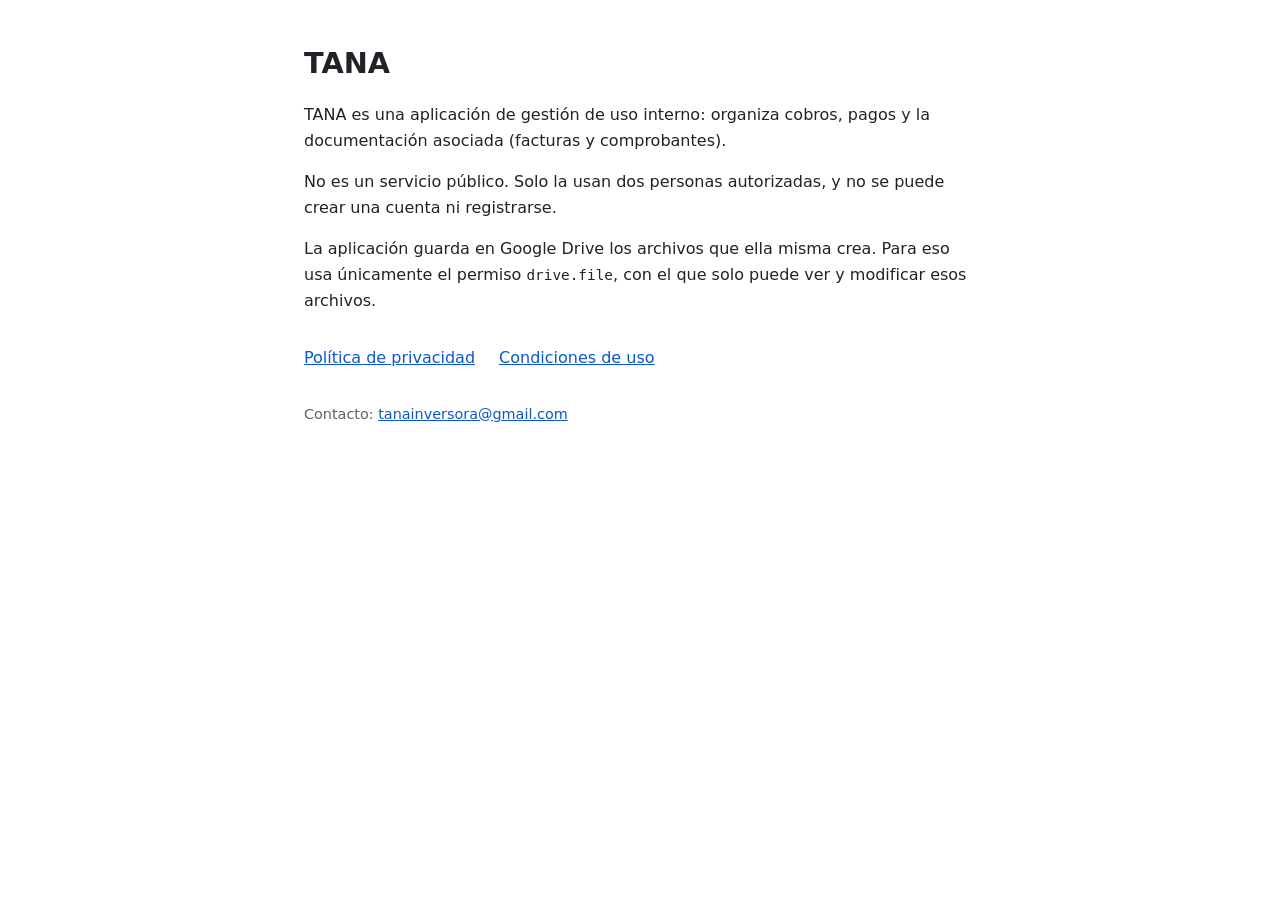
<file: index.html>
<!doctype html>
<html lang="es">
<head>
<meta charset="utf-8">
<meta name="viewport" content="width=device-width, initial-scale=1">
<title>TANA</title>
<meta name="description" content="TANA: aplicación de gestión de uso interno.">
<link rel="stylesheet" href="estilo.css">
</head>
<body>
<main>
  <h1>TANA</h1>
  <p>TANA es una aplicación de gestión de uso interno: organiza cobros, pagos y la documentación asociada (facturas y comprobantes).</p>
  <p>No es un servicio público. Solo la usan dos personas autorizadas, y no se puede crear una cuenta ni registrarse.</p>
  <p>La aplicación guarda en Google Drive los archivos que ella misma crea. Para eso usa únicamente el permiso <code>drive.file</code>, con el que solo puede ver y modificar esos archivos.</p>
  <nav>
    <a href="privacidad.html">Política de privacidad</a>
    <a href="condiciones.html">Condiciones de uso</a>
  </nav>
  <footer>Contacto: <a href="mailto:tanainversora@gmail.com">tanainversora@gmail.com</a></footer>
</main>
</body>
</html>
</file>
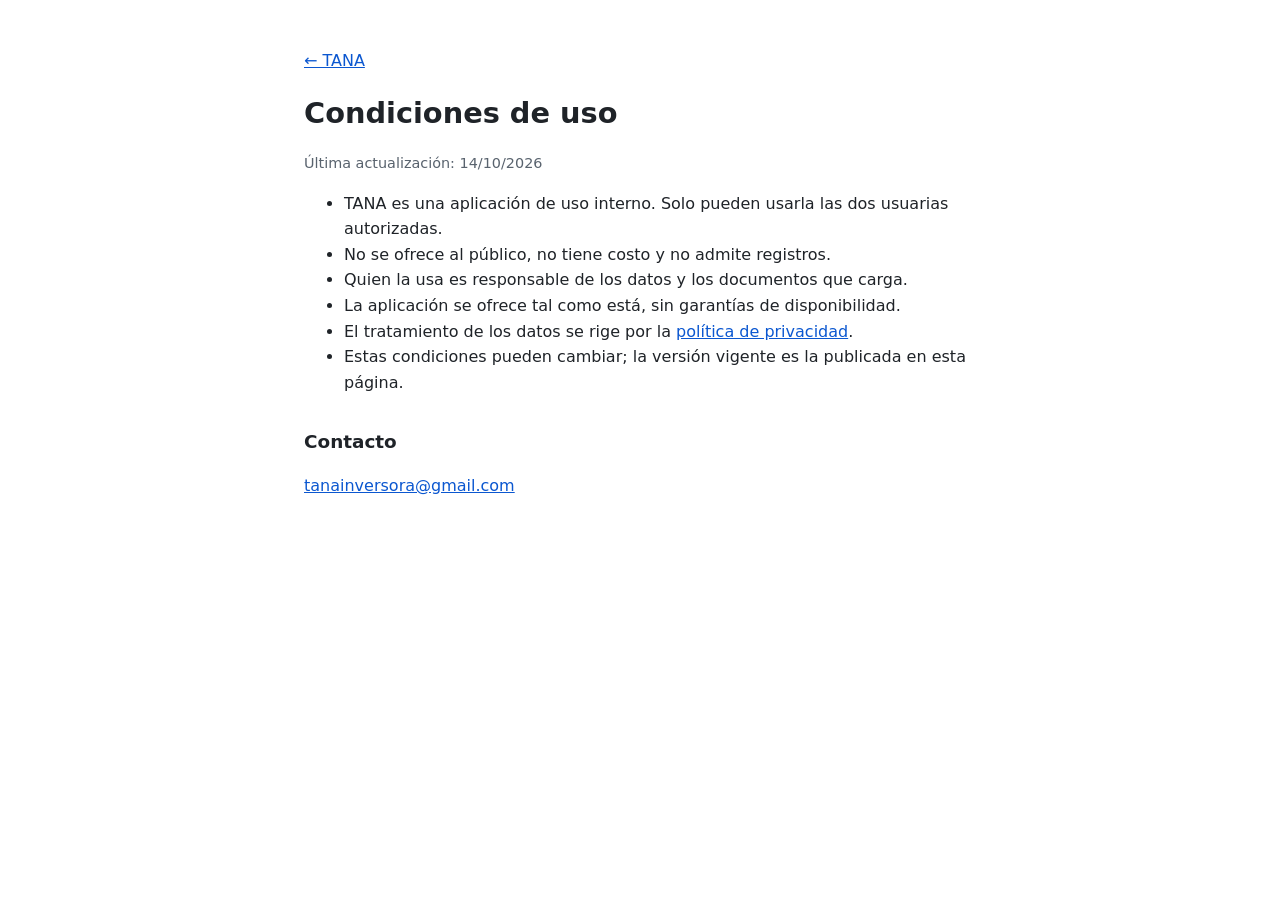
<file: condiciones.html>
<!doctype html>
<html lang="es">
<head>
<meta charset="utf-8">
<meta name="viewport" content="width=device-width, initial-scale=1">
<title>TANA · Condiciones</title>
<meta name="description" content="Condiciones de uso de TANA.">
<link rel="stylesheet" href="estilo.css">
</head>
<body>
<main>
  <p><a href="index.html">← TANA</a></p>
  <h1>Condiciones de uso</h1>
  <p class="fecha">Última actualización: 14/10/2026</p>
  <ul>
    <li>TANA es una aplicación de uso interno. Solo pueden usarla las dos usuarias autorizadas.</li>
    <li>No se ofrece al público, no tiene costo y no admite registros.</li>
    <li>Quien la usa es responsable de los datos y los documentos que carga.</li>
    <li>La aplicación se ofrece tal como está, sin garantías de disponibilidad.</li>
    <li>El tratamiento de los datos se rige por la <a href="privacidad.html">política de privacidad</a>.</li>
    <li>Estas condiciones pueden cambiar; la versión vigente es la publicada en esta página.</li>
  </ul>
  <h2>Contacto</h2>
  <p><a href="mailto:tanainversora@gmail.com">tanainversora@gmail.com</a></p>
</main>
</body>
</html>
</file>
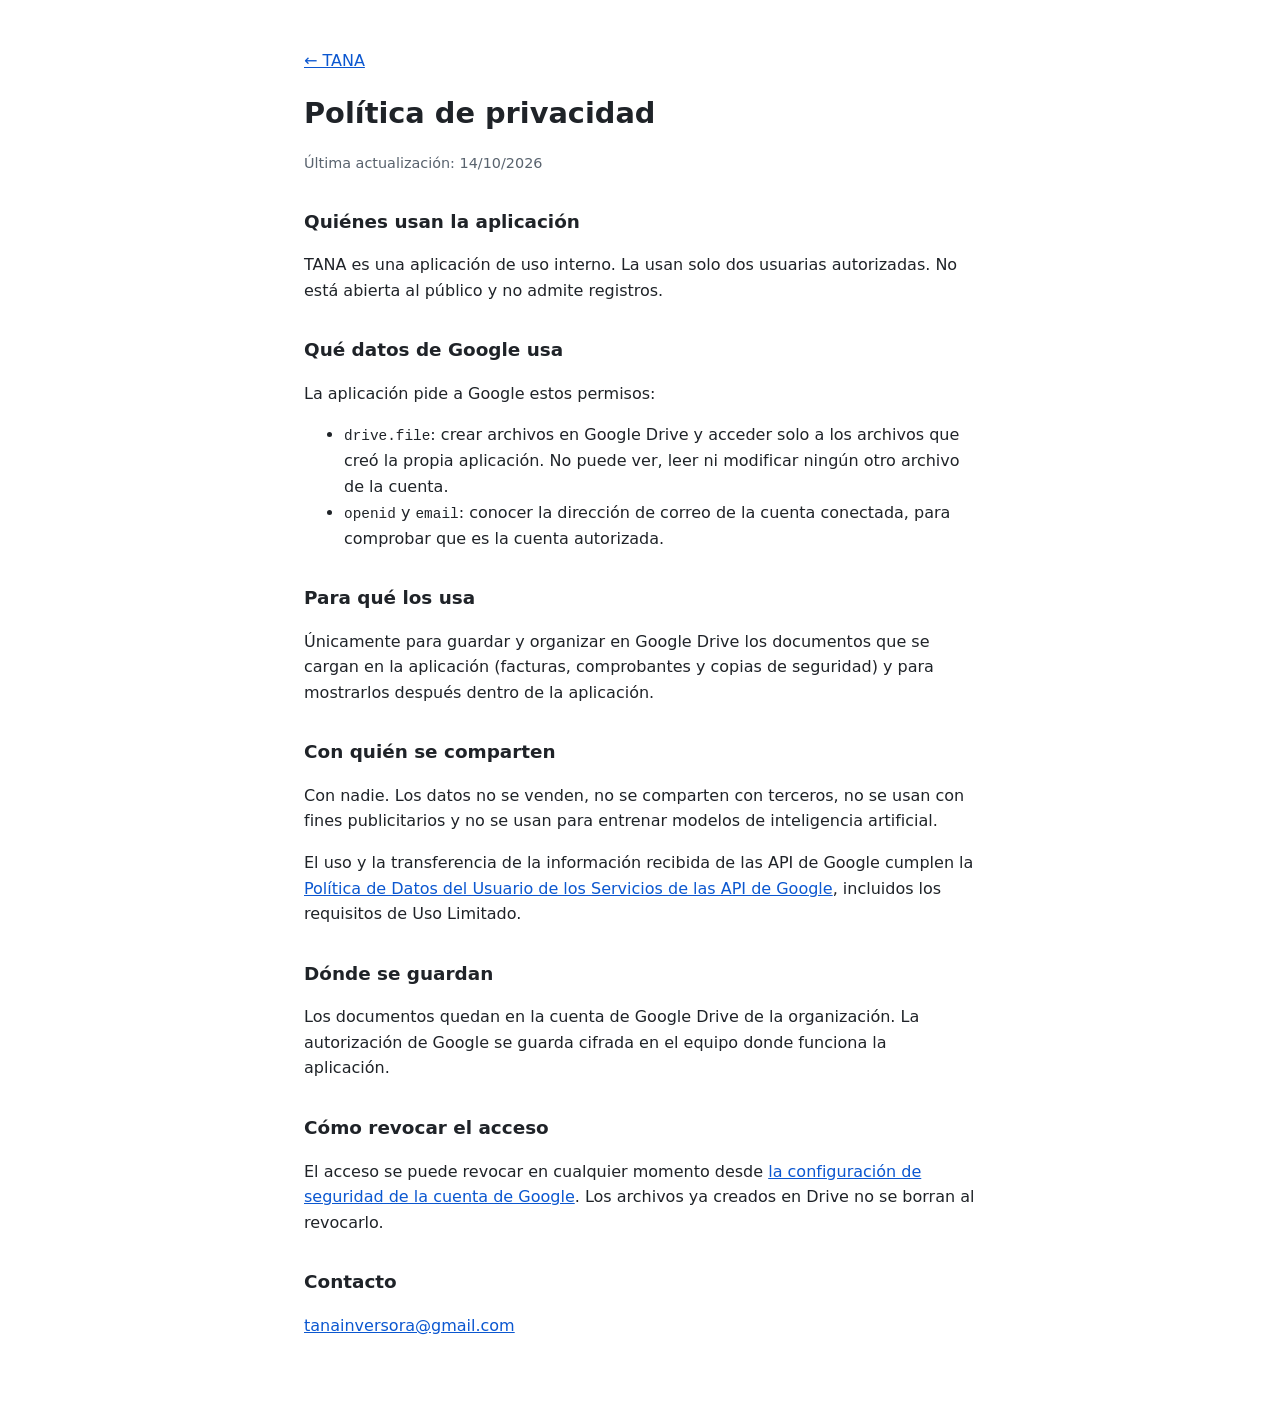
<file: privacidad.html>
<!doctype html>
<html lang="es">
<head>
<meta charset="utf-8">
<meta name="viewport" content="width=device-width, initial-scale=1">
<title>TANA · Privacidad</title>
<meta name="description" content="Política de privacidad de TANA.">
<link rel="stylesheet" href="estilo.css">
</head>
<body>
<main>
  <p><a href="index.html">← TANA</a></p>
  <h1>Política de privacidad</h1>
  <p class="fecha">Última actualización: 14/10/2026</p>

  <h2>Quiénes usan la aplicación</h2>
  <p>TANA es una aplicación de uso interno. La usan solo dos usuarias autorizadas. No está abierta al público y no admite registros.</p>

  <h2>Qué datos de Google usa</h2>
  <p>La aplicación pide a Google estos permisos:</p>
  <ul>
    <li><code>drive.file</code>: crear archivos en Google Drive y acceder solo a los archivos que creó la propia aplicación. No puede ver, leer ni modificar ningún otro archivo de la cuenta.</li>
    <li><code>openid</code> y <code>email</code>: conocer la dirección de correo de la cuenta conectada, para comprobar que es la cuenta autorizada.</li>
  </ul>

  <h2>Para qué los usa</h2>
  <p>Únicamente para guardar y organizar en Google Drive los documentos que se cargan en la aplicación (facturas, comprobantes y copias de seguridad) y para mostrarlos después dentro de la aplicación.</p>

  <h2>Con quién se comparten</h2>
  <p>Con nadie. Los datos no se venden, no se comparten con terceros, no se usan con fines publicitarios y no se usan para entrenar modelos de inteligencia artificial.</p>
  <p>El uso y la transferencia de la información recibida de las API de Google cumplen la <a href="https://developers.google.com/terms/api-services-user-data-policy">Política de Datos del Usuario de los Servicios de las API de Google</a>, incluidos los requisitos de Uso Limitado.</p>

  <h2>Dónde se guardan</h2>
  <p>Los documentos quedan en la cuenta de Google Drive de la organización. La autorización de Google se guarda cifrada en el equipo donde funciona la aplicación.</p>

  <h2>Cómo revocar el acceso</h2>
  <p>El acceso se puede revocar en cualquier momento desde <a href="https://myaccount.google.com/permissions">la configuración de seguridad de la cuenta de Google</a>. Los archivos ya creados en Drive no se borran al revocarlo.</p>

  <h2>Contacto</h2>
  <p><a href="mailto:tanainversora@gmail.com">tanainversora@gmail.com</a></p>
</main>
</body>
</html>
</file>
<file: estilo.css>
:root {
  color-scheme: light dark;
  --fondo: #ffffff;
  --texto: #1f2328;
  --suave: #59636e;
  --enlace: #0b57d0;
}
@media (prefers-color-scheme: dark) {
  :root {
    --fondo: #14171a;
    --texto: #e6e8ea;
    --suave: #9aa3ab;
    --enlace: #8ab4f8;
  }
}
body {
  margin: 0;
  background: var(--fondo);
  color: var(--texto);
  font: 16px/1.6 system-ui, -apple-system, "Segoe UI", Roboto, sans-serif;
}
main {
  max-width: 42rem;
  margin: 0 auto;
  padding: 2rem 1rem 3rem;
}
h1 { font-size: 1.8rem; margin: 0.5rem 0 1rem; }
h2 { font-size: 1.15rem; margin-top: 2rem; }
a { color: var(--enlace); }
code { font-size: 0.9em; }
.fecha, footer { color: var(--suave); font-size: 0.9rem; }
nav { display: flex; flex-wrap: wrap; gap: 1.5rem; margin: 2rem 0; }
footer { margin-top: 2rem; }
</file>
